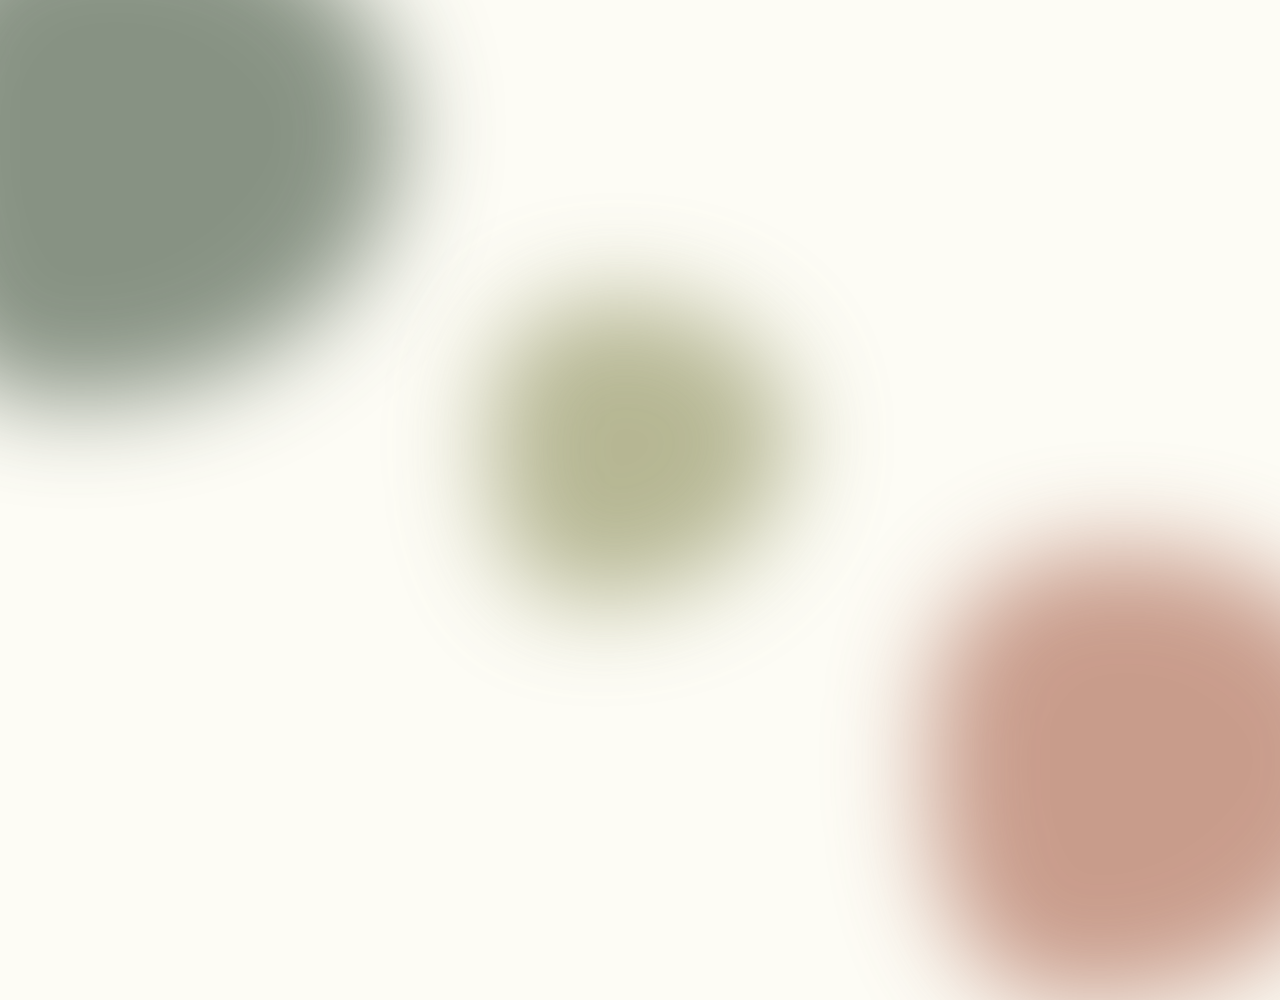
<file: index.html>
<!DOCTYPE html>
<html lang="id">
<head>
    <meta charset="UTF-8">
    <meta name="viewport" content="width=device-width, initial-scale=1.0">
    <title>Masuk - WriteYuk Community</title>
    <link rel="stylesheet" href="https://cdnjs.cloudflare.com/ajax/libs/font-awesome/6.4.0/css/all.min.css">
    <link href="https://fonts.googleapis.com/css2?family=Poppins:wght@300;400;500;600;700&display=swap" rel="stylesheet">
    
    <style>
        /* --- 1. RESET & VARIABLE (SAMA PERSIS REGISTER) --- */
        :root {
            --primary: #3A4D39;
            --accent: #A65D46;
            --cream: #FDFCF5;
            --glass: rgba(255, 255, 255, 0.7);
            --border: rgba(255, 255, 255, 0.4);
            --text: #2F3E32;
        }

        * { margin: 0; padding: 0; box-sizing: border-box; font-family: 'Poppins', sans-serif; }

        body {
            background-color: var(--cream);
            height: 100vh;
            display: flex; align-items: center; justify-content: center;
            overflow: hidden; position: relative;
        }

        /* --- 2. AURORA ANIMATION (VERSI GERAK LIAR) --- */
        .aurora-blob {
            position: absolute;
            border-radius: 40% 60% 70% 30% / 40% 50% 60% 50%;
            filter: blur(50px);
            z-index: -1;
            opacity: 0.6;
            animation: float 10s infinite alternate ease-in-out;
        }

        .blob-1 {
            width: 500px; height: 500px; background: #3A4D39;
            top: -100px; left: -100px; animation: moveOne 12s infinite alternate;
        }
        .blob-2 {
            width: 450px; height: 450px; background: #A65D46;
            bottom: -100px; right: -100px; animation: moveTwo 10s infinite alternate;
        }
        .blob-3 {
            width: 300px; height: 300px; background: #878953;
            top: 50%; left: 50%; transform: translate(-50%, -50%);
            animation: moveThree 15s infinite alternate;
        }

        @keyframes moveOne {
            0% { transform: translate(0, 0) rotate(0deg); }
            100% { transform: translate(100px, 100px) rotate(45deg); } 
        }
        @keyframes moveTwo {
            0% { transform: translate(0, 0) rotate(0deg); }
            100% { transform: translate(-120px, -100px) rotate(-30deg); } 
        }
        @keyframes moveThree {
            0% { transform: translate(-50%, -50%) scale(1); }
            33% { transform: translate(-30%, -70%) scale(1.2); }
            66% { transform: translate(-70%, -30%) scale(0.9); }
            100% { transform: translate(-50%, -50%) scale(1); }
        }

        /* --- 3. GLASS CARD LOGIN --- */
        .login-card {
            background: var(--glass);
            backdrop-filter: blur(15px); -webkit-backdrop-filter: blur(15px);
            width: 100%; max-width: 380px; /* Lebih ramping dikit dari register */
            padding: 40px 30px;
            border-radius: 24px;
            border: 1px solid var(--border);
            box-shadow: 0 20px 50px rgba(58, 77, 57, 0.15);
            text-align: center;
            transform: translateY(20px); opacity: 0;
            animation: slideUp 0.8s forwards;
        }

        @keyframes slideUp { to { transform: translateY(0); opacity: 1; } }

        /* --- 4. ELEMENT STYLING --- */
        .logo-badge {
            width: 80px; height: 80px;
            background: white; border-radius: 50%;
            display: flex; align-items: center; justify-content: center;
            margin: 0 auto 15px;
            box-shadow: 0 5px 15px rgba(0,0,0,0.05);
            font-size: 35px; color: var(--primary);
            animation: bounceLogo 3s infinite ease-in-out;
        }
        @keyframes bounceLogo { 0%, 100% { transform: translateY(0); } 50% { transform: translateY(-5px); } }

        h2 { color: var(--primary); font-weight: 700; margin-bottom: 5px; }
        p.subtitle { color: #666; font-size: 14px; margin-bottom: 30px; }

        .input-group { position: relative; margin-bottom: 20px; text-align: left; }
        
        .input-group input {
            width: 100%; padding: 14px 14px 14px 45px;
            border: 2px solid rgba(58, 77, 57, 0.2);
            border-radius: 12px;
            background: rgba(255,255,255,0.6);
            font-size: 14px; transition: 0.3s;
            outline: none; color: var(--text);
        }

        .input-group input:focus {
            background: white; border-color: var(--primary);
            box-shadow: 0 0 0 4px rgba(58, 77, 57, 0.1);
        }

        .input-group i {
            position: absolute; left: 16px; top: 50%;
            transform: translateY(-50%); color: #888; transition: 0.3s;
        }
        
        .input-group input:focus + i { color: var(--primary); }

        .toggle-eye { left: auto !important; right: 16px; cursor: pointer; }
        .toggle-eye:hover { color: var(--accent); }

        /* Button */
        .btn-login {
            width: 100%; padding: 14px;
            background: var(--primary); color: white;
            border: none; border-radius: 12px;
            font-weight: 600; cursor: pointer;
            transition: 0.3s; margin-top: 10px;
            display: flex; align-items: center; justify-content: center; gap: 8px;
        }
        .btn-login:hover {
            background: var(--accent);
            transform: translateY(-2px);
            box-shadow: 0 10px 20px rgba(166, 93, 70, 0.3);
        }
        .btn-login:disabled { background: #ccc; cursor: not-allowed; transform: none; }

        /* Toast */
        #toast {
            visibility: hidden; min-width: 250px;
            background-color: #333; color: #fff;
            text-align: center; border-radius: 50px; padding: 12px 24px;
            position: fixed; z-index: 1000; left: 50%; bottom: 30px;
            transform: translateX(-50%); font-size: 14px; 
            box-shadow: 0 5px 15px rgba(0,0,0,0.2);
            opacity: 0; transition: all 0.5s;
        }
        #toast.show { visibility: visible; opacity: 1; bottom: 50px; }
        #toast.success { background: var(--primary); }
        #toast.error { background: var(--accent); }

        /* Responsif HP */
        @media (max-width: 480px) {
            .login-card { width: 90%; padding: 30px 20px; }
            .blob-1, .blob-2 { width: 300px; height: 300px; } /* Kecilin blob di HP biar gak penuh */
        }
    </style>
</head>
<body>

    <div class="aurora-blob blob-1"></div>
    <div class="aurora-blob blob-2"></div>
    <div class="aurora-blob blob-3"></div>

    <div class="login-card">
        <div class="logo-badge">
            <i class="fas fa-feather-alt"></i>
        </div>
        <h2>Welcome Back!</h2>
        <p class="subtitle">Masuk untuk lanjut nulis bareng Writey.</p>

        <form onsubmit="handleLogin(event)">
            <div class="input-group">
                <input type="text" id="username" placeholder="Username Kamu" required autocomplete="off">
                <i class="fas fa-user"></i>
            </div>

            <div class="input-group">
                <input type="password" id="password" placeholder="Password Rahasia" required>
                <i class="fas fa-lock"></i>
                <i class="fas fa-eye toggle-eye" onclick="togglePass()"></i>
            </div>

            <button type="submit" class="btn-login" id="btnLogin">
                <span>Masuk Sekarang</span> <i class="fas fa-arrow-right"></i>
            </button>
        </form>

        <p style="margin-top: 25px; font-size: 13px; color: #666;">
            Belum gabung? <a href="register.html" style="color: var(--primary); font-weight: 700; text-decoration: none;">Daftar dulu</a>
        </p>
    </div>

    <div id="toast">Notifikasi</div>

    <script>
        // 0. Auto-Fill Username kalau habis daftar
        window.onload = function() {
            const storedUser = localStorage.getItem('storedUser');
            if(storedUser) {
                document.getElementById('username').value = storedUser;
            }
        }

        // 1. Toggle Password
        function togglePass() {
            const input = document.getElementById('password');
            const icon = document.querySelector('.toggle-eye');
            if (input.type === "password") {
                input.type = "text";
                icon.classList.replace("fa-eye", "fa-eye-slash");
            } else {
                input.type = "password";
                icon.classList.replace("fa-eye-slash", "fa-eye");
            }
        }

        // 2. Logic Login
        function handleLogin(e) {
            e.preventDefault();
            
            const userInput = document.getElementById('username').value;
            const passInput = document.getElementById('password').value;
            const btn = document.getElementById('btnLogin');
            
            // Ambil data asli dari register
            const realUser = localStorage.getItem('storedUser');
            const realPass = localStorage.getItem('storedPass');

            // Efek Loading
            btn.innerHTML = '<i class="fas fa-spinner fa-spin"></i> Mengecek...';
            btn.disabled = true;
            btn.style.opacity = '0.7';

            setTimeout(() => {
                // Skenario 1: Belum Daftar
                if (!realUser) {
                    showToast("Akun gak ketemu! Daftar dulu gih.", "error");
                    resetBtn();
                    return;
                }

                // Skenario 2: Password Benar (Atau Login pakai akun demo bebas)
                // Note: Logikanya 'passInput === realPass' ATAU kalau username sama. 
                // Biar gampang, kita cek password aja.
                if (passInput === realPass) {
                    showToast("Login Sukses! OTW Dashboard...", "success");
                    
                    // Simpan sesi login
                    localStorage.setItem('isLoggedIn', 'true');
                    localStorage.setItem('currentUser', userInput); // Simpan nama yg login

                    setTimeout(() => {
                        window.location.href = 'dashboard.html';
                    }, 1000);
                } else {
                    // Skenario 3: Password Salah
                    showToast("Password salah! Coba inget-inget lagi.", "error");
                    resetBtn();
                }
            }, 1200);
        }

        function resetBtn() {
            const btn = document.getElementById('btnLogin');
            btn.innerHTML = '<span>Masuk Sekarang</span> <i class="fas fa-arrow-right"></i>';
            btn.disabled = false;
            btn.style.opacity = '1';
        }

        function showToast(msg, type) {
            const toast = document.getElementById("toast");
            toast.innerText = msg;
            toast.className = "show " + type;
            setTimeout(() => toast.className = toast.className.replace("show", ""), 3000);
        }
    </script>
</body>
</html>
</file>
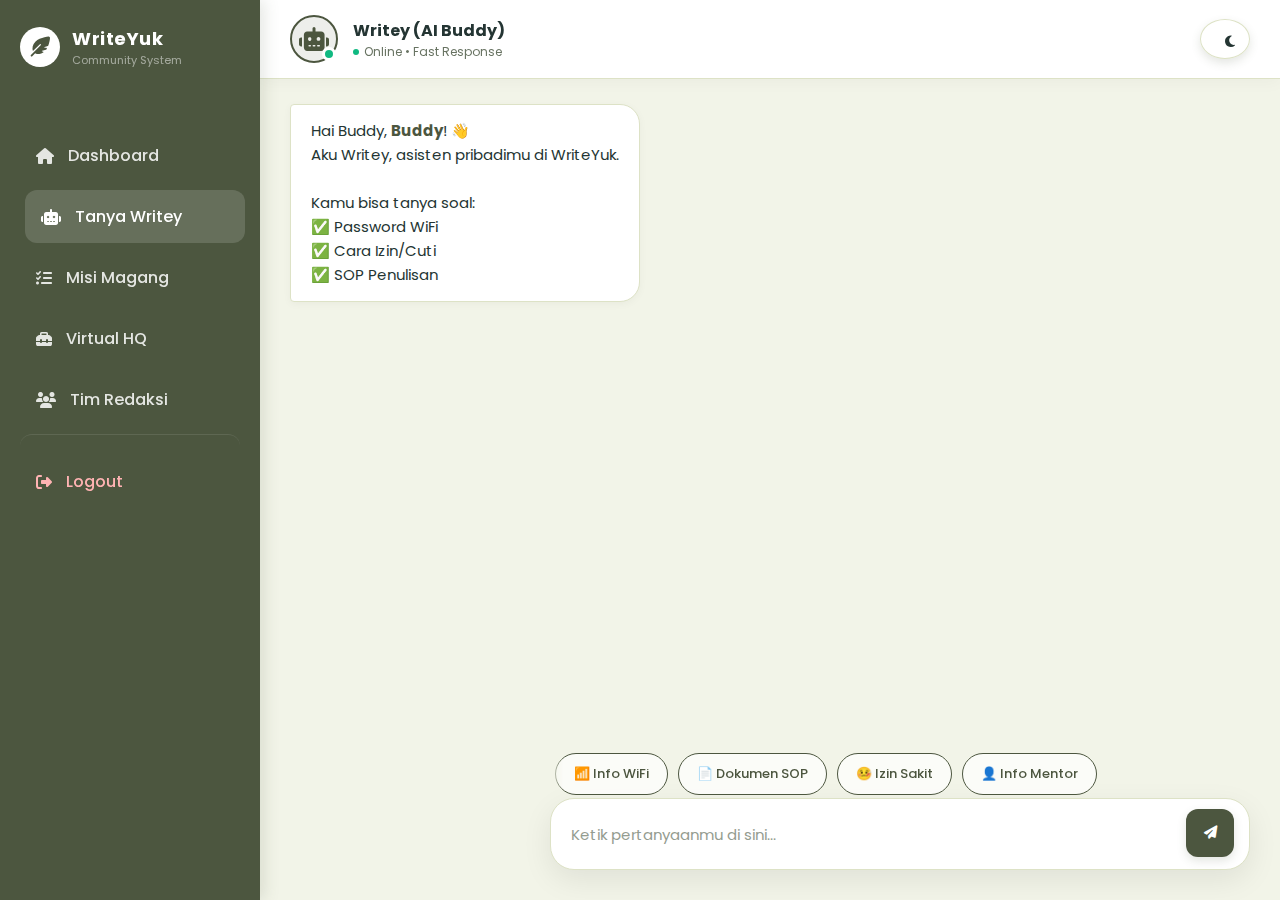
<file: chatbot.html>
<!DOCTYPE html>
<html lang="id">
<head>
    <meta charset="UTF-8">
    <meta name="viewport" content="width=device-width, initial-scale=1.0">
    <title>Tanya Writey - WriteYuk Community</title>
    <link rel="stylesheet" href="assets/css/style.css">
    <link rel="stylesheet" href="https://cdnjs.cloudflare.com/ajax/libs/font-awesome/6.4.0/css/all.min.css">
    
    <style>
        /* --- CSS KHUSUS CHATBOT --- */
        body { overflow: hidden; } /* Biar gak double scrollbar */

        .chat-layout {
            display: flex; flex-direction: column; height: 100vh;
            background-color: var(--bg-body); position: relative;
        }

        /* HEADER */
        .chat-header {
            padding: 15px 30px;
            background: var(--bg-card);
            border-bottom: 1px solid var(--border);
            display: flex; justify-content: space-between; align-items: center;
            box-shadow: 0 4px 15px rgba(0,0,0,0.03); z-index: 10;
        }
        .bot-info { display: flex; align-items: center; gap: 15px; }
        .bot-avatar {
            width: 48px; height: 48px;
            background: rgba(76, 86, 63, 0.1); border-radius: 50%;
            display: flex; align-items: center; justify-content: center;
            border: 2px solid var(--primary); position: relative;
        }
        .status-dot {
            width: 14px; height: 14px; background: #10b981;
            border-radius: 50%; position: absolute; bottom: 0; right: 0;
            border: 3px solid var(--bg-card); /* Border warna card biar nyatu */
        }

        /* CHAT BOX (AREA CHAT) */
        .chat-box {
            flex: 1; padding: 25px 30px 140px 30px; /* Padding bawah lega buat input */
            overflow-y: auto; display: flex; flex-direction: column; gap: 20px;
            scroll-behavior: smooth;
            
            /* BACKGROUND POLA HALUS (Gak Bikin Pusing) */
            background-color: var(--bg-body);
            background-image: radial-gradient(var(--primary) 0.5px, transparent 0.5px);
            background-size: 30px 30px; /* Jarak titik diperlebar */
            opacity: 1;
        }
        
        /* BUBBLE CHAT */
        .message {
            max-width: 75%; padding: 14px 20px; border-radius: 20px;
            font-size: 15px; line-height: 1.6; position: relative;
            box-shadow: 0 2px 8px rgba(0,0,0,0.04); 
            animation: slideUp 0.3s cubic-bezier(0.2, 0.8, 0.2, 1);
            word-wrap: break-word;
        }
        
        .message.bot {
            align-self: flex-start;
            background: var(--bg-card); color: var(--text-main);
            border-top-left-radius: 4px; border: 1px solid var(--border);
        }
        
        .message.user {
            align-self: flex-end;
            background: var(--primary); color: white;
            border-top-right-radius: 4px;
            box-shadow: 0 5px 15px var(--shadow);
        }

        /* SUGGESTION CHIPS (Saran Pertanyaan) */
        .suggestions-container {
            position: absolute; bottom: 100px; left: 290px; right: 30px;
            display: flex; gap: 10px; overflow-x: auto; padding: 5px;
            z-index: 5; scrollbar-width: none; mask-image: linear-gradient(to right, transparent, black 2%, black 98%, transparent);
        }
        .suggestions-container::-webkit-scrollbar { display: none; }
        
        .chip {
            background: rgba(255,255,255,0.7); backdrop-filter: blur(8px);
            padding: 10px 18px; border-radius: 50px;
            font-size: 13px; color: var(--primary); border: 1px solid var(--primary);
            cursor: pointer; white-space: nowrap; transition: 0.3s;
            font-weight: 500;
        }
        .chip:hover { background: var(--primary); color: white; transform: translateY(-3px); }

        /* INPUT AREA (TEXTAREA) */
        .input-area-wrapper {
            position: absolute; bottom: 30px; left: 290px; right: 30px;
            background: var(--bg-card);
            padding: 10px 15px; border-radius: 24px;
            box-shadow: 0 10px 30px rgba(0,0,0,0.08);
            border: 1px solid var(--border);
            display: flex; align-items: flex-end; gap: 12px;
            transition: 0.3s;
        }
        .input-area-wrapper:focus-within { border-color: var(--primary); box-shadow: 0 10px 40px rgba(58, 77, 57, 0.15); }
        
        #userInput {
            flex: 1; border: none !important; background: transparent !important;
            box-shadow: none !important; padding: 12px 5px; font-size: 15px;
            resize: none; height: 48px; max-height: 120px;
            font-family: 'Poppins', sans-serif; color: var(--text-main);
            overflow-y: hidden; /* Auto grow script nanti */
        }
        #userInput::placeholder { color: var(--text-muted); opacity: 0.7; }

        .btn-send {
            width: 48px; height: 48px; background: var(--primary);
            border-radius: 50%; color: white; border: none;
            display: flex; align-items: center; justify-content: center;
            cursor: pointer; transition: 0.3s; flex-shrink: 0;
            margin-bottom: 2px;
        }
        .btn-send:hover { transform: scale(1.1) rotate(-10deg); background: var(--accent); }
        
        /* Mobile Responsive */
        @media (max-width: 768px) {
            .input-area-wrapper, .suggestions-container { left: 20px; right: 20px; bottom: 20px; }
            .suggestions-container { bottom: 90px; }
            .sidebar { display: none; }
            .main-content { margin-left: 0; }
            .bot-info h3 { font-size: 14px; }
        }
    </style>
</head>
<body>

    <nav class="sidebar">
        <div style="display: flex; align-items: center; gap: 12px; margin-bottom: 30px;">
            <div style="width: 40px; height: 40px; background: white; border-radius: 50%; display: flex; align-items: center; justify-content: center;">
                <i class="fas fa-feather-alt" style="color: var(--primary); font-size: 20px;"></i>
            </div>
            <div>
                <h2 style="margin: 0; font-size: 18px; color: white;">WriteYuk</h2>
                <p style="margin: 0; font-size: 11px; opacity: 0.7;">Community System</p>
            </div>
        </div>
        
        <ul>
            <li><a href="dashboard.html"><i class="fas fa-home"></i> Dashboard</a></li>
            <li class="active"><a href="chatbot.html"><i class="fas fa-robot"></i> Tanya Writey</a></li>
            <li><a href="checklist.html"><i class="fas fa-tasks"></i> Misi Magang</a></li>
            <li><a href="map.html"><i class="fas fa-toolbox"></i> Virtual HQ</a></li>
            <li><a href="structure.html"><i class="fas fa-users"></i> Tim Redaksi</a></li>
            
            <li style="margin-top: auto; padding-top: 20px; border-top: 1px solid rgba(255,255,255,0.1);">
                <a href="index.html" style="color: #ffb3b3;"><i class="fas fa-sign-out-alt"></i> Logout</a>
            </li>
        </ul>
    </nav>

    <main class="main-content chat-layout">
        
        <div class="chat-header">
            <div class="bot-info">
                <a href="dashboard.html" class="back-btn" style="margin-right: 10px; display: none; color: var(--text-main);">
                    <i class="fas fa-arrow-left"></i>
                </a>
                
                <div class="bot-avatar">
                    <i class="fas fa-robot" style="font-size: 24px; color: var(--primary);"></i>
                    <div class="status-dot"></div>
                </div>
                <div>
                    <h3 style="margin: 0; font-size: 16px; color: var(--text-main);">Writey (AI Buddy)</h3>
                    <div style="display: flex; align-items: center; gap: 5px;">
                        <span style="width: 6px; height: 6px; background: #10b981; border-radius: 50%; display: inline-block;"></span>
                        <span style="font-size: 12px; color: var(--text-muted);">Online • Fast Response</span>
                    </div>
                </div>
            </div>
            
            <button onclick="toggleDarkMode()" style="background: transparent; border: 1px solid var(--border); width: 40px; height: 40px; border-radius: 50%; cursor: pointer; color: var(--text-main);">
                <i class="fas fa-moon"></i>
            </button>
        </div>

        <div class="chat-box" id="chatBox">
            <div class="message bot">
                Hai Buddy, <b id="userNameChat" style="color: var(--primary);">Writer</b>! 👋<br>
                Aku Writey, asisten pribadimu di WriteYuk.<br><br>
                Kamu bisa tanya soal:<br>
                ✅ Password  WiFi<br>
                ✅ Cara Izin/Cuti<br>
                ✅ SOP Penulisan
            </div>
        </div>

        <div class="suggestions-container">
            <div class="chip" onclick="sendQuickMessage('Password WiFi apa?')">📶 Info WiFi</div>
            <div class="chip" onclick="sendQuickMessage('Minta dokumen SOP dong')">📄 Dokumen SOP</div>
            <div class="chip" onclick="sendQuickMessage('Cara izin sakit gimana?')">🤒 Izin Sakit</div>
            <div class="chip" onclick="sendQuickMessage('Siapa mentor aku?')">👤 Info Mentor</div>
        </div>

        <div class="input-area-wrapper">
            <textarea id="userInput" placeholder="Ketik pertanyaanmu di sini..." rows="1" oninput="autoResize(this)"></textarea>
            <button class="btn-send" onclick="sendMessage()"><i class="fas fa-paper-plane"></i></button>
        </div>

    </main>

    <script>
        // 1. Load Username
        const userName = localStorage.getItem('currentUser') || 'Buddy';
        document.getElementById('userNameChat').innerText = userName;

        // 2. Auto Resize Textarea (Biar pas ngetik panjang dia melar ke atas)
        function autoResize(textarea) {
            textarea.style.height = 'auto';
            textarea.style.height = textarea.scrollHeight + 'px';
        }

        // 3. Fungsi Kirim Pesan Cepat (Chip)
        function sendQuickMessage(text) {
            document.getElementById('userInput').value = text;
            sendMessage();
        }

        // 4. Dark Mode Logic
        if (localStorage.getItem('theme') === 'dark') document.body.setAttribute('data-theme', 'dark');
        function toggleDarkMode() {
            const body = document.body;
            if (body.getAttribute('data-theme') === 'dark') {
                body.removeAttribute('data-theme');
                localStorage.setItem('theme', 'light');
            } else {
                body.setAttribute('data-theme', 'dark');
                localStorage.setItem('theme', 'dark');
            }
        }

        // 5. Responsive Back Button
        if (window.innerWidth <= 768) {
            document.querySelector('.back-btn').style.display = 'block';
        }

        /* --- INTEGRASI KE SCRIPT.JS (LOGIKA AI) --- */
        // Pastikan script.js kamu support function addBubble() yang handle animasi typing
        // Kita modifikasi dikit fungsi sendMessage di sini buat handle UI-nya dulu
    </script>
    
    <script src="assets/js/script.js"></script>

</body>
</html>
</file>
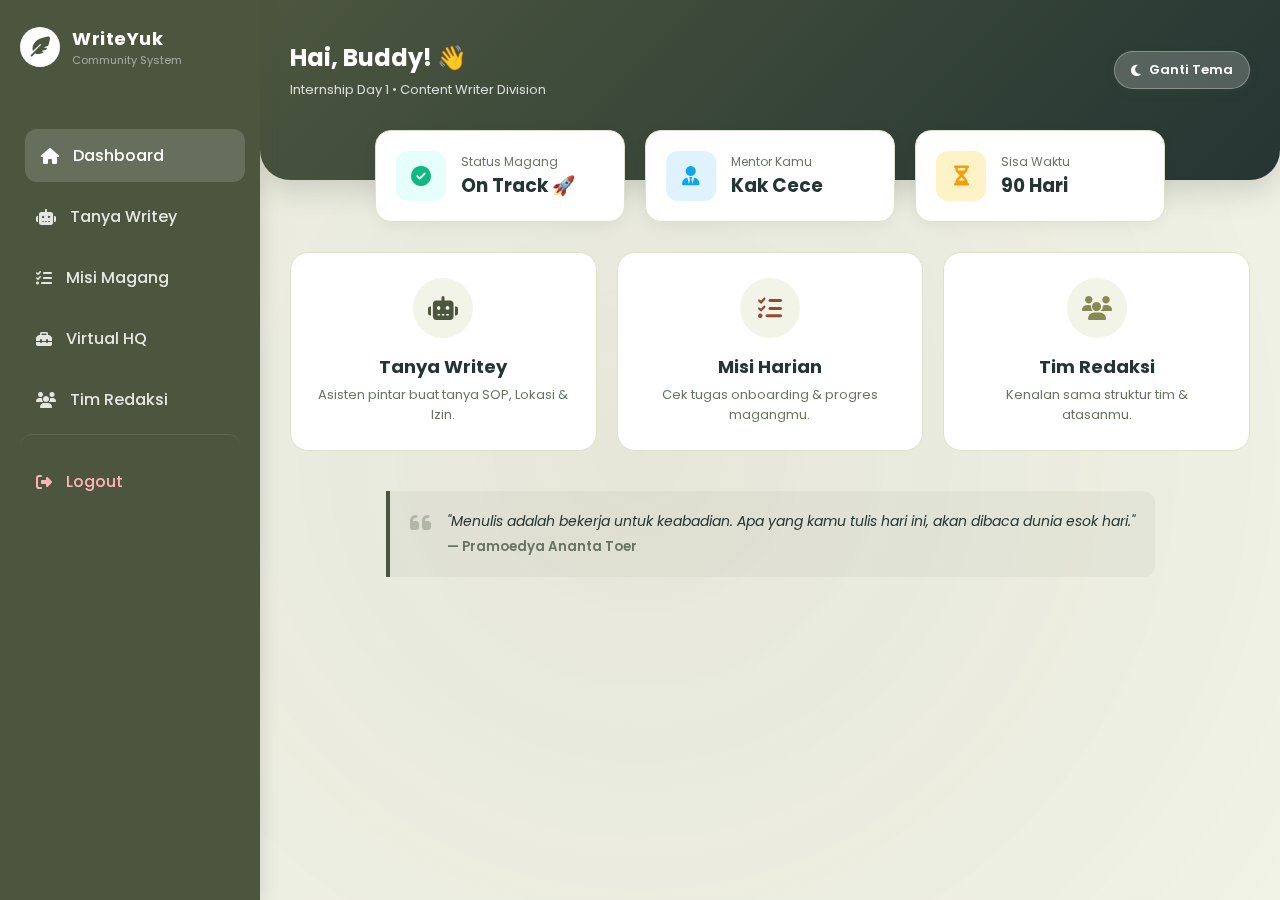
<file: dashboard.html>
<!DOCTYPE html>
<html lang="id">
<head>
    <meta charset="UTF-8">
    <meta name="viewport" content="width=device-width, initial-scale=1.0">
    <title>Dashboard - WriteYuk Community</title>
    <link rel="stylesheet" href="assets/css/style.css">
    <link rel="stylesheet" href="https://cdnjs.cloudflare.com/ajax/libs/font-awesome/6.4.0/css/all.min.css">
    
    <style>
        /* --- CSS KHUSUS DASHBOARD --- */

        /* 1. Header Dashboard dengan Gradasi */
        .dashboard-header {
            padding: 40px 30px 80px 30px; /* Padding bawah gede buat naruh kartu stats */
            background: linear-gradient(135deg, var(--primary), #243533); 
            color: white;
            border-bottom-left-radius: 30px;
            border-bottom-right-radius: 30px;
            box-shadow: 0 10px 30px rgba(58, 77, 57, 0.2);
            position: relative;
        }

        .header-content {
            max-width: 1000px; margin: 0 auto;
            display: flex; justify-content: space-between; align-items: center;
        }

        /* 2. Statistik Cards (Numpuk di atas Header) */
        .stats-container {
            max-width: 1000px; margin: -50px auto 30px auto; /* Naik ke atas header */
            padding: 0 20px;
            display: grid; grid-template-columns: repeat(auto-fit, minmax(250px, 1fr));
            gap: 20px; position: relative; z-index: 10;
        }

        .stat-card {
            background: var(--bg-card);
            border: 1px solid var(--border);
            border-radius: 16px; padding: 20px;
            display: flex; align-items: center; gap: 15px;
            box-shadow: 0 4px 15px rgba(0,0,0,0.05);
            transition: transform 0.3s;
        }
        .stat-card:hover { transform: translateY(-5px); border-color: var(--primary); }

        .stat-icon {
            width: 50px; height: 50px; border-radius: 12px;
            display: flex; align-items: center; justify-content: center;
            font-size: 20px;
        }

        /* 3. Menu Grid (Tombol Besar) */
        .menu-grid {
            max-width: 1000px; margin: 0 auto 40px auto; padding: 0 20px;
            display: grid; grid-template-columns: repeat(auto-fit, minmax(200px, 1fr));
            gap: 20px;
        }

        .action-card {
            background: var(--bg-card);
            border: 1px solid var(--border);
            border-radius: 18px; padding: 25px;
            text-align: center; cursor: pointer;
            transition: 0.3s;
            display: flex; flex-direction: column; align-items: center;
            height: 100%;
        }
        .action-card:hover {
            transform: translateY(-5px);
            background: linear-gradient(to bottom, var(--bg-card), #F2F4E8);
            border-color: var(--accent);
            box-shadow: 0 10px 25px rgba(0,0,0,0.08);
        }

        .action-icon {
            width: 60px; height: 60px; border-radius: 50%;
            background: var(--bg-body); color: var(--primary);
            display: flex; align-items: center; justify-content: center;
            font-size: 24px; margin-bottom: 15px;
            transition: 0.3s;
        }
        .action-card:hover .action-icon {
            background: var(--primary); color: white; transform: scale(1.1);
        }

        /* 4. Quote Box */
        .quote-box {
            max-width: 1000px; margin: 0 auto 20px auto;
            background: rgba(58, 77, 57, 0.05);
            border-left: 4px solid var(--primary);
            padding: 20px; border-radius: 0 12px 12px 0;
            display: flex; gap: 15px; align-items: flex-start;
        }

        /* 5. Mobile Sidebar Toggle */
        .mobile-menu-btn {
            display: none; font-size: 24px; cursor: pointer; color: white;
        }

        /* Responsif HP */
        @media (max-width: 768px) {
            .sidebar { transform: translateX(-100%); transition: 0.3s; }
            .sidebar.active { transform: translateX(0); }
            .main-content { margin-left: 0; }
            .mobile-menu-btn { display: block; }
            .header-content { flex-direction: column; align-items: flex-start; gap: 15px; }
            .menu-grid { grid-template-columns: 1fr; } /* Menu jadi 1 kolom di HP biar gede */
            
            /* Overlay Hitam saat sidebar buka */
            .overlay {
                display: none; position: fixed; top: 0; left: 0;
                width: 100%; height: 100%; background: rgba(0,0,0,0.5); z-index: 99;
            }
            .overlay.active { display: block; }
        }
    </style>
</head>
<body>

    <div class="overlay" onclick="toggleSidebar()"></div>

    <nav class="sidebar" id="sidebar">
        <div style="display: flex; align-items: center; gap: 12px; margin-bottom: 30px;">
            <div style="width: 40px; height: 40px; background: white; border-radius: 50%; display: flex; align-items: center; justify-content: center;">
                <i class="fas fa-feather-alt" style="color: var(--primary); font-size: 20px;"></i>
            </div>
            <div>
                <h2 style="margin: 0; font-size: 18px; color: white;">WriteYuk</h2>
                <p style="margin: 0; font-size: 11px; opacity: 0.7;">Community System</p>
            </div>
        </div>
        
        <ul>
            <li class="active"><a href="dashboard.html"><i class="fas fa-home"></i> Dashboard</a></li>
            <li><a href="chatbot.html"><i class="fas fa-robot"></i> Tanya Writey</a></li>
            <li><a href="checklist.html"><i class="fas fa-tasks"></i> Misi Magang</a></li>
            <li><a href="map.html"><i class="fas fa-toolbox"></i> Virtual HQ</a></li>
            <li><a href="structure.html"><i class="fas fa-users"></i> Tim Redaksi</a></li>
            
            <li style="margin-top: auto; padding-top: 20px; border-top: 1px solid rgba(255,255,255,0.1);">
                <a href="index.html" onclick="logout()" style="color: #ffb3b3;"><i class="fas fa-sign-out-alt"></i> Logout</a>
            </li>
        </ul>
    </nav>

    <main class="main-content">
        
        <div class="dashboard-header">
            <div class="header-content">
                <div style="display: flex; align-items: center; gap: 15px;">
                    <i class="fas fa-bars mobile-menu-btn" onclick="toggleSidebar()"></i>
                    <div>
                        <h1 style="font-size: 24px; margin: 0;">Hai, <span id="userNameDisplay">Buddy</span>! 👋</h1>
                        <p style="opacity: 0.8; font-size: 13px; margin: 5px 0 0 0;">
                            Internship Day 1 • Content Writer Division
                        </p>
                    </div>
                </div>
                
                <button onclick="toggleDarkMode()" style="background: rgba(255,255,255,0.2); border: 1px solid rgba(255,255,255,0.3); color: white; padding: 8px 16px; border-radius: 20px; cursor: pointer; font-size: 13px; display: flex; align-items: center; gap: 8px;">
                    <i class="fas fa-moon"></i> Ganti Tema
                </button>
            </div>
        </div>

        <div class="stats-container">
            <div class="stat-card">
                <div class="stat-icon" style="background: #e6fffa; color: #10b981;">
                    <i class="fas fa-check-circle"></i>
                </div>
                <div>
                    <p style="margin: 0; font-size: 12px; color: var(--text-muted);">Status Magang</p>
                    <h3 style="margin: 0; color: var(--text-main);">On Track 🚀</h3>
                </div>
            </div>

            <div class="stat-card">
                <div class="stat-icon" style="background: #e0f2fe; color: #0ea5e9;">
                    <i class="fas fa-user-tie"></i>
                </div>
                <div>
                    <p style="margin: 0; font-size: 12px; color: var(--text-muted);">Mentor Kamu</p>
                    <h3 style="margin: 0; color: var(--text-main);">Kak Cece</h3>
                </div>
            </div>

            <div class="stat-card">
                <div class="stat-icon" style="background: #fef3c7; color: #f59e0b;">
                    <i class="fas fa-hourglass-half"></i>
                </div>
                <div>
                    <p style="margin: 0; font-size: 12px; color: var(--text-muted);">Sisa Waktu</p>
                    <h3 style="margin: 0; color: var(--text-main);">90 Hari</h3>
                </div>
            </div>
        </div>

        <div class="menu-grid">
            <a href="chatbot.html" style="text-decoration: none; color: inherit;">
                <div class="action-card">
                    <div class="action-icon"><i class="fas fa-robot"></i></div>
                    <h3 style="margin: 0 0 5px 0; font-size: 18px;">Tanya Writey</h3>
                    <p style="font-size: 13px; color: var(--text-muted); margin: 0;">
                        Asisten pintar buat tanya SOP, Lokasi & Izin.
                    </p>
                </div>
            </a>

            <a href="checklist.html" style="text-decoration: none; color: inherit;">
                <div class="action-card">
                    <div class="action-icon" style="color: var(--accent);"><i class="fas fa-tasks"></i></div>
                    <h3 style="margin: 0 0 5px 0; font-size: 18px;">Misi Harian</h3>
                    <p style="font-size: 13px; color: var(--text-muted); margin: 0;">
                        Cek tugas onboarding & progres magangmu.
                    </p>
                </div>
            </a>

            <a href="structure.html" style="text-decoration: none; color: inherit;">
                <div class="action-card">
                    <div class="action-icon" style="color: #878953;"><i class="fas fa-users"></i></div>
                    <h3 style="margin: 0 0 5px 0; font-size: 18px;">Tim Redaksi</h3>
                    <p style="font-size: 13px; color: var(--text-muted); margin: 0;">
                        Kenalan sama struktur tim & atasanmu.
                    </p>
                </div>
            </a>
        </div>

        <div class="quote-box">
            <i class="fas fa-quote-left" style="font-size: 24px; color: var(--primary); opacity: 0.3;"></i>
            <div>
                <p style="margin: 0; font-style: italic; font-size: 14px; color: var(--text-main);">
                    "Menulis adalah bekerja untuk keabadian. Apa yang kamu tulis hari ini, akan dibaca dunia esok hari."
                </p>
                <small style="display: block; margin-top: 5px; color: var(--text-muted); font-weight: 600;">— Pramoedya Ananta Toer</small>
            </div>
        </div>

    </main>

    <script>
        // 1. Tampilkan Nama User dari Login
        window.onload = function() {
            const user = localStorage.getItem('currentUser'); // Ambil nama yg login tadi
            if (user) {
                document.getElementById('userNameDisplay').innerText = user;
            }
        };

        // 2. Logic Sidebar Mobile
        function toggleSidebar() {
            const sidebar = document.getElementById('sidebar');
            const overlay = document.querySelector('.overlay');
            sidebar.classList.toggle('active');
            overlay.classList.toggle('active');
        }

        // 3. Logic Dark Mode
        function toggleDarkMode() {
            const body = document.body;
            if (body.getAttribute('data-theme') === 'dark') {
                body.removeAttribute('data-theme');
                localStorage.setItem('theme', 'light');
            } else {
                body.setAttribute('data-theme', 'dark');
                localStorage.setItem('theme', 'dark');
            }
        }

        // Cek Tema Tersimpan saat loading
        if (localStorage.getItem('theme') === 'dark') {
            document.body.setAttribute('data-theme', 'dark');
        }

        // 4. Logout
        function logout() {
            localStorage.removeItem('isLoggedIn');
            localStorage.removeItem('currentUser');
        }
    </script>
</body>
</html>
</file>
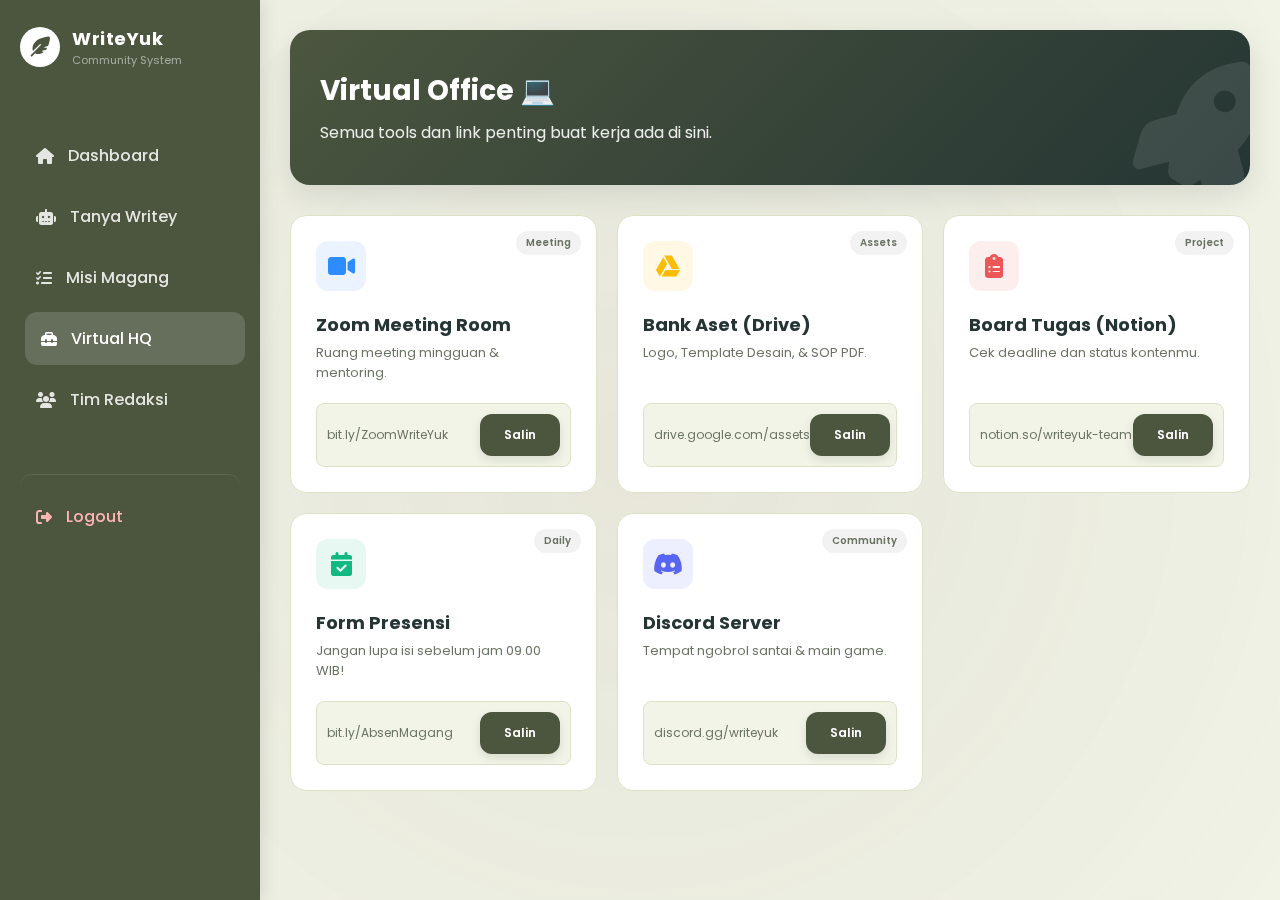
<file: map.html>
<!DOCTYPE html>
<html lang="id">
<head>
    <meta charset="UTF-8">
    <meta name="viewport" content="width=device-width, initial-scale=1.0">
    <title>Virtual HQ - WriteYuk Community</title>
    <link rel="stylesheet" href="assets/css/style.css">
    <link rel="stylesheet" href="https://cdnjs.cloudflare.com/ajax/libs/font-awesome/6.4.0/css/all.min.css">
    
    <style>
        /* CSS KHUSUS VIRTUAL OFFICE */
        .header-section {
            background: linear-gradient(135deg, var(--primary), #243533);
            padding: 40px 30px; border-radius: 20px; color: white;
            position: relative; overflow: hidden; margin-bottom: 30px;
            box-shadow: 0 10px 30px rgba(0,0,0,0.1);
        }
        .header-bg-icon {
            position: absolute; right: -20px; bottom: -30px;
            font-size: 140px; opacity: 0.1; transform: rotate(-15deg); color: white;
        }

        .tools-grid {
            display: grid; grid-template-columns: repeat(auto-fit, minmax(280px, 1fr));
            gap: 20px; padding-bottom: 50px;
        }

        /* CARD STYLE */
        .tool-card {
            background: var(--bg-card); border-radius: 16px; padding: 25px;
            border: 1px solid var(--border); position: relative;
            transition: 0.3s; cursor: pointer; overflow: hidden;
            display: flex; flex-direction: column; justify-content: space-between;
            height: 100%;
        }
        .tool-card:hover {
            transform: translateY(-5px); border-color: var(--primary);
            box-shadow: 0 15px 30px rgba(0,0,0,0.08);
        }

        .tool-icon {
            width: 50px; height: 50px; border-radius: 12px;
            display: flex; align-items: center; justify-content: center;
            font-size: 24px; margin-bottom: 20px;
        }

        .tool-link {
            margin-top: 20px; padding: 10px; border-radius: 8px;
            background: var(--bg-body); color: var(--text-muted);
            font-size: 12px; display: flex; align-items: center; justify-content: space-between;
            border: 1px solid var(--border);
        }
        .copy-btn {
            background: none; border: none; color: var(--accent);
            cursor: pointer; font-weight: bold; font-size: 12px;
        }
        .copy-btn:hover { text-decoration: underline; }

        /* Badge Kategori */
        .category-badge {
            position: absolute; top: 15px; right: 15px;
            font-size: 10px; padding: 4px 10px; border-radius: 20px;
            background: rgba(0,0,0,0.05); color: var(--text-muted); font-weight: 600;
        }

        /* Notifikasi Copy */
        #copyToast {
            position: fixed; bottom: 30px; left: 50%; transform: translateX(-50%);
            background: #333; color: white; padding: 10px 20px; border-radius: 30px;
            font-size: 13px; opacity: 0; pointer-events: none; transition: 0.3s; z-index: 100;
        }
        #copyToast.show { opacity: 1; bottom: 50px; }
    </style>
</head>
<body>

     <div class="overlay" onclick="toggleSidebar()"></div>

    <nav class="sidebar" id="sidebar">
        <div style="display: flex; align-items: center; gap: 12px; margin-bottom: 30px;">
            <div style="width: 40px; height: 40px; background: white; border-radius: 50%; display: flex; align-items: center; justify-content: center;">
                <i class="fas fa-feather-alt" style="color: var(--primary); font-size: 20px;"></i>
            </div>
            <div>
                <h2 style="margin: 0; font-size: 18px; color: white;">WriteYuk</h2>
                <p style="margin: 0; font-size: 11px; opacity: 0.7;">Community System</p>
            </div>
        </div>
        <ul>
            <li><a href="dashboard.html"><i class="fas fa-home"></i> Dashboard</a></li>
            <li><a href="chatbot.html"><i class="fas fa-robot"></i> Tanya Writey</a></li>
            <li><a href="checklist.html"><i class="fas fa-tasks"></i> Misi Magang</a></li>
            <li class="active"><a href="map.html"><i class="fas fa-toolbox"></i> Virtual HQ</a></li>
            <li><a href="structure.html"><i class="fas fa-users"></i> Tim Redaksi</a></li>
            <li style="margin-top: 40px; border-top: 1px solid rgba(255,255,255,0.1); padding-top: 15px;">
                <a href="index.html" style="color: #ffb3b3;"><i class="fas fa-sign-out-alt"></i> Logout</a>
            </li>
        </ul>
    </nav>

    <main class="main-content" style="padding: 30px;">
        
        <div class="header-section">
            <i class="fas fa-rocket header-bg-icon"></i>
            <h1 style="margin: 0; font-size: 28px;">Virtual Office 💻</h1>
            <p style="margin: 8px 0 0 0; opacity: 0.9;">Semua tools dan link penting buat kerja ada di sini.</p>
        </div>

        <div class="tools-grid">
            
            <div class="tool-card">
                <span class="category-badge">Meeting</span>
                <div>
                    <div class="tool-icon" style="background: rgba(45, 140, 255, 0.1); color: #2D8CFF;">
                        <i class="fas fa-video"></i>
                    </div>
                    <h3 style="margin: 0; font-size: 18px; color: var(--text-main);">Zoom Meeting Room</h3>
                    <p style="font-size: 13px; color: var(--text-muted); margin-top: 5px;">
                        Ruang meeting mingguan & mentoring.
                    </p>
                </div>
                <div class="tool-link">
                    <span>bit.ly/ZoomWriteYuk</span>
                    <button class="copy-btn" onclick="copyText('bit.ly/ZoomWriteYuk')">Salin</button>
                </div>
            </div>

            <div class="tool-card">
                <span class="category-badge">Assets</span>
                <div>
                    <div class="tool-icon" style="background: rgba(255, 187, 0, 0.1); color: #fbbc04;">
                        <i class="fab fa-google-drive"></i>
                    </div>
                    <h3 style="margin: 0; font-size: 18px; color: var(--text-main);">Bank Aset (Drive)</h3>
                    <p style="font-size: 13px; color: var(--text-muted); margin-top: 5px;">
                        Logo, Template Desain, & SOP PDF.
                    </p>
                </div>
                <div class="tool-link">
                    <span>drive.google.com/assets</span>
                    <button class="copy-btn" onclick="copyText('drive.google.com/assets')">Salin</button>
                </div>
            </div>

            <div class="tool-card">
                <span class="category-badge">Project</span>
                <div>
                    <div class="tool-icon" style="background: rgba(235, 87, 87, 0.1); color: #EB5757;">
                        <i class="fas fa-clipboard-list"></i>
                    </div>
                    <h3 style="margin: 0; font-size: 18px; color: var(--text-main);">Board Tugas (Notion)</h3>
                    <p style="font-size: 13px; color: var(--text-muted); margin-top: 5px;">
                        Cek deadline dan status kontenmu.
                    </p>
                </div>
                <div class="tool-link">
                    <span>notion.so/writeyuk-team</span>
                    <button class="copy-btn" onclick="copyText('notion.so/writeyuk-team')">Salin</button>
                </div>
            </div>

            <div class="tool-card">
                <span class="category-badge">Daily</span>
                <div>
                    <div class="tool-icon" style="background: rgba(16, 185, 129, 0.1); color: #10b981;">
                        <i class="fas fa-calendar-check"></i>
                    </div>
                    <h3 style="margin: 0; font-size: 18px; color: var(--text-main);">Form Presensi</h3>
                    <p style="font-size: 13px; color: var(--text-muted); margin-top: 5px;">
                        Jangan lupa isi sebelum jam 09.00 WIB!
                    </p>
                </div>
                <div class="tool-link">
                    <span>bit.ly/AbsenMagang</span>
                    <button class="copy-btn" onclick="copyText('bit.ly/AbsenMagang')">Salin</button>
                </div>
            </div>

            <div class="tool-card">
                <span class="category-badge">Community</span>
                <div>
                    <div class="tool-icon" style="background: rgba(88, 101, 242, 0.1); color: #5865F2;">
                        <i class="fab fa-discord"></i>
                    </div>
                    <h3 style="margin: 0; font-size: 18px; color: var(--text-main);">Discord Server</h3>
                    <p style="font-size: 13px; color: var(--text-muted); margin-top: 5px;">
                        Tempat ngobrol santai & main game.
                    </p>
                </div>
                <div class="tool-link">
                    <span>discord.gg/writeyuk</span>
                    <button class="copy-btn" onclick="copyText('discord.gg/writeyuk')">Salin</button>
                </div>
            </div>

        </div>
    </main>

    <div id="copyToast"><i class="fas fa-check"></i> Link berhasil disalin!</div>

    <script>
        // Fitur Copy Link
        function copyText(text) {
            navigator.clipboard.writeText(text).then(() => {
                const toast = document.getElementById("copyToast");
                toast.classList.add("show");
                setTimeout(() => toast.classList.remove("show"), 2000);
            });
        }

        // Dark Mode Check
        const savedTheme = localStorage.getItem('theme');
        if (savedTheme === 'dark') document.body.setAttribute('data-theme', 'dark');
    </script>
</body>
</html>
</file>
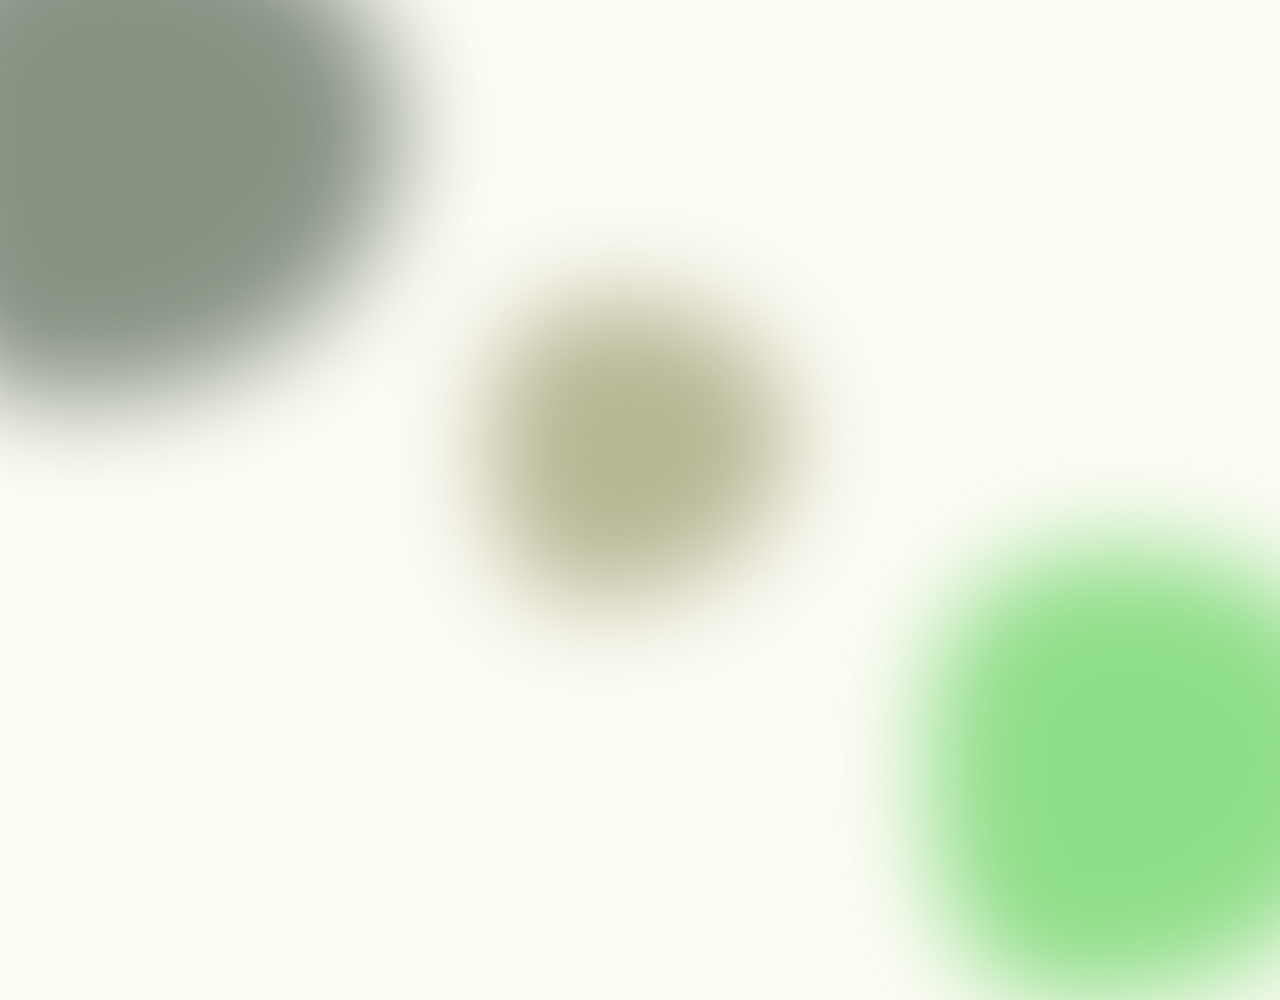
<file: register.html>
<!DOCTYPE html>
<html lang="id">
<head>
    <meta charset="UTF-8">
    <meta name="viewport" content="width=device-width, initial-scale=1.0">
    <title>Gabung Komunitas - WriteYuk</title>
    <link rel="stylesheet" href="https://cdnjs.cloudflare.com/ajax/libs/font-awesome/6.4.0/css/all.min.css">
    <link href="https://fonts.googleapis.com/css2?family=Poppins:wght@300;400;500;600;700&display=swap" rel="stylesheet">
    
    <style>
        /* --- 1. RESET & VARIABLE --- */
        :root {
            --primary: #3A4D39;
            --accent: #A65D46;
            --cream: #FDFCF5;
            --glass: rgba(255, 255, 255, 0.7);
            --border: rgba(255, 255, 255, 0.4);
            --text: #2F3E32;
        }

        * { margin: 0; padding: 0; box-sizing: border-box; font-family: 'Poppins', sans-serif; }

        body {
            background-color: var(--cream);
            height: 100vh;
            display: flex; align-items: center; justify-content: center;
            overflow: hidden; position: relative;
        }
/* --- 2. AURORA ANIMATION (YANG LEBIH HIDUP) --- */
        .aurora-blob {
            position: absolute;
            /* Bentuknya gak bulat sempurna biar kayak cairan */
            border-radius: 40% 60% 70% 30% / 40% 50% 60% 50%; 
            filter: blur(50px); /* Blur dikurangin dikit biar warnanya lebih nonjok */
            z-index: -1;
            opacity: 0.6;
            animation: float 10s infinite alternate ease-in-out;
        }

        /* Blob 1: Hijau (Kiri Atas -> Gerak ke Tengah) */
        .blob-1 {
            width: 500px; height: 500px;
            background: #3A4D39;
            top: -100px; left: -100px;
            animation-name: moveOne;
            animation-duration: 12s;
        }

        /* Blob 2: Terracotta (Kanan Bawah -> Gerak Naik) */
        .blob-2 {
            width: 450px; height: 450px;
            background: #45ca3f;
            bottom: -100px; right: -100px;
            animation-name: moveTwo;
            animation-duration: 10s;
        }

        /* Blob 3: Hijau Muda (Nyelip di Tengah) */
        .blob-3 {
            width: 300px; height: 300px;
            background: #878953;
            top: 50%; left: 50%;
            transform: translate(-50%, -50%);
            animation-name: moveThree;
            animation-duration: 15s;
        }

        /* --- DEFINISI GERAKAN (KEYFRAMES) --- */
        /* Gerakan Blob 1: Maju Mundur Cantik */
        @keyframes moveOne {
            0% { transform: translate(0, 0) rotate(0deg); }
            100% { transform: translate(100px, 100px) rotate(45deg); } 
        }

        /* Gerakan Blob 2: Naik ke atas */
        @keyframes moveTwo {
            0% { transform: translate(0, 0) rotate(0deg); }
            100% { transform: translate(-120px, -100px) rotate(-30deg); } 
        }

        /* Gerakan Blob 3: Muter-muter di tengah */
        @keyframes moveThree {
            0% { transform: translate(-50%, -50%) scale(1); }
            33% { transform: translate(-30%, -70%) scale(1.2); }
            66% { transform: translate(-70%, -30%) scale(0.9); }
            100% { transform: translate(-50%, -50%) scale(1); }
        }

        /* --- 3. GLASS CARD (Kartu Kaca) --- */
        .register-card {
            background: var(--glass);
            backdrop-filter: blur(15px); /* Efek Kaca Buram */
            -webkit-backdrop-filter: blur(15px);
            width: 100%; max-width: 400px;
            padding: 40px 30px;
            border-radius: 24px;
            border: 1px solid var(--border);
            box-shadow: 0 20px 50px rgba(58, 77, 57, 0.15);
            text-align: center;
            transform: translateY(20px);
            opacity: 0;
            animation: slideUp 0.8s forwards;
        }

        @keyframes slideUp { to { transform: translateY(0); opacity: 1; } }

        /* --- 4. ELEMENT STYLING --- */
        .logo-badge {
            width: 70px; height: 70px;
            background: white; border-radius: 50%;
            display: flex; align-items: center; justify-content: center;
            margin: 0 auto 15px;
            box-shadow: 0 5px 15px rgba(0,0,0,0.05);
            font-size: 30px; color: var(--primary);
        }

        h2 { color: var(--primary); font-weight: 700; margin-bottom: 5px; }
        p.subtitle { color: #666; font-size: 14px; margin-bottom: 30px; }

        .input-group { position: relative; margin-bottom: 20px; text-align: left; }
        
        .input-group input {
            width: 100%; padding: 14px 14px 14px 45px;
            border: 2px solid rgba(58, 77, 57, 0.2);
            border-radius: 12px;
            background: rgba(255,255,255,0.6);
            font-size: 14px; transition: 0.3s;
            outline: none; color: var(--text);
        }

        .input-group input:focus {
            background: white; border-color: var(--primary);
            box-shadow: 0 0 0 4px rgba(58, 77, 57, 0.1);
        }

        .input-group i {
            position: absolute; left: 16px; top: 50%;
            transform: translateY(-50%);
            color: #888; transition: 0.3s;
        }
        
        .input-group input:focus + i { color: var(--primary); }

        .toggle-eye {
            left: auto !important; right: 16px; cursor: pointer;
        }
        .toggle-eye:hover { color: var(--accent); }

        /* Button */
        .btn-submit {
            width: 100%; padding: 14px;
            background: var(--primary); color: white;
            border: none; border-radius: 12px;
            font-weight: 600; cursor: pointer;
            transition: 0.3s; margin-top: 10px;
        }
        .btn-submit:hover {
            background: var(--accent);
            transform: translateY(-2px);
            box-shadow: 0 10px 20px rgba(166, 93, 70, 0.3);
        }

        /* Password Strength Bar */
        .strength-container {
            height: 4px; background: #ddd; margin: -10px 0 20px;
            border-radius: 2px; overflow: hidden; display: none;
        }
        .strength-fill { height: 100%; width: 0%; transition: 0.3s; }

        /* Toast Notification */
        #toast {
            visibility: hidden; min-width: 250px;
            background-color: #333; color: #fff;
            text-align: center; border-radius: 50px; padding: 12px 24px;
            position: fixed; z-index: 1000; left: 50%; bottom: 30px;
            transform: translateX(-50%);
            font-size: 14px; box-shadow: 0 5px 15px rgba(0,0,0,0.2);
            opacity: 0; transition: all 0.5s;
        }
        #toast.show { visibility: visible; opacity: 1; bottom: 50px; }
        #toast.success { background: var(--primary); }
        #toast.error { background: var(--accent); }
    </style>
</head>
<body>

    <div class="aurora-blob blob-1"></div>
    <div class="aurora-blob blob-2"></div>
    <div class="aurora-blob blob-3"></div>

    <div class="register-card">
        <div class="logo-badge">
            <i class="fas fa-feather-alt"></i>
        </div>
        <h2>Join WriteYuk</h2>
        <p class="subtitle">Mulai nulis dan bangun portofoliomu.</p>

        <form onsubmit="handleRegister(event)">
            <div class="input-group">
                <input type="text" id="regUser" placeholder="Username Kamu" required autocomplete="off">
                <i class="fas fa-user"></i>
            </div>

            <div class="input-group">
                <input type="password" id="regPass" placeholder="Bikin Password" required oninput="checkStrength()">
                <i class="fas fa-lock"></i>
                <i class="fas fa-eye toggle-eye" onclick="togglePass('regPass', this)"></i>
            </div>

            <div class="strength-container" id="strengthBox">
                <div class="strength-fill" id="strengthBar"></div>
            </div>

            <div class="input-group">
                <input type="password" id="regPassConfirm" placeholder="Ulangi Password" required>
                <i class="fas fa-check-circle"></i>
            </div>

            <button type="submit" class="btn-submit" id="btnReg">
                Daftar Sekarang 🚀
            </button>
        </form>

        <p style="margin-top: 25px; font-size: 13px; color: #666;">
            Udah punya akun? <a href="index.html" style="color: var(--primary); font-weight: 700; text-decoration: none;">Login aja</a>
        </p>
    </div>

    <div id="toast">Notifikasi</div>

    <script>
        // 1. Logic Toggle Mata Password
        function togglePass(id, icon) {
            const input = document.getElementById(id);
            if (input.type === "password") {
                input.type = "text";
                icon.classList.replace("fa-eye", "fa-eye-slash");
            } else {
                input.type = "password";
                icon.classList.replace("fa-eye-slash", "fa-eye");
            }
        }

        // 2. Logic Strength Meter (Hijau-Kuning-Merah)
        function checkStrength() {
            const val = document.getElementById('regPass').value;
            const box = document.getElementById('strengthBox');
            const bar = document.getElementById('strengthBar');
            
            if(val.length > 0) box.style.display = 'block';
            else box.style.display = 'none';

            if (val.length < 4) {
                bar.style.width = '30%'; bar.style.background = '#e74c3c'; // Merah
            } else if (val.length < 8) {
                bar.style.width = '60%'; bar.style.background = '#f1c40f'; // Kuning
            } else {
                bar.style.width = '100%'; bar.style.background = '#2ecc71'; // Hijau
            }
        }

        // 3. Logic Register Simpan ke LocalStorage
        function handleRegister(e) {
            e.preventDefault();
            
            const user = document.getElementById('regUser').value;
            const pass = document.getElementById('regPass').value;
            const conf = document.getElementById('regPassConfirm').value;
            const btn = document.getElementById('btnReg');

            // Validasi
            if (pass !== conf) {
                showToast("Password gak sama nih, cek lagi ya!", "error");
                return;
            }

            // Animasi Loading
            btn.innerHTML = '<i class="fas fa-spinner fa-spin"></i> Menyimpan...';
            btn.style.opacity = "0.8";

            setTimeout(() => {
                // Simpan Data
                localStorage.setItem('storedUser', user);
                localStorage.setItem('storedPass', pass);
                
                showToast("Yeay! Berhasil Gabung. OTW Login...", "success");

                setTimeout(() => {
                    window.location.href = 'index.html'; // Redirect ke Login
                }, 1500);
            }, 1200);
        }

        function showToast(msg, type) {
            const toast = document.getElementById("toast");
            toast.innerText = msg;
            toast.className = "show " + type;
            setTimeout(() => toast.className = toast.className.replace("show", ""), 3000);
        }
    </script>
</body>
</html>
</file>
<file: assets/css/style.css>
/* --- FILE: assets/css/style.css (VERSI FINAL - CLEAN & ESTETIK) --- */

/* 1. IMPORT FONT PREMIUM (Google Fonts) */
@import url('https://fonts.googleapis.com/css2?family=Poppins:wght@300;400;500;600;700&display=swap');

/* 2. DEFINISI VARIABEL WARNA (PALET WRITEYUK) */
:root {
    /* --- TEMA TERANG (EARTH TONE) --- */
    --primary: #4C563F;       /* Olive Green (Warna Utama - Sidebar/Header) */
    --accent: #964734;        /* Terracotta (Warna Aksen - Tombol/Hover) */
    --secondary-cream: #878953; /* Creamy Olive (Variasi Aksen) */
    
    --bg-body: #F2F4E8;       /* Cream Terang (Background Halaman - BUKAN PUTIH) */
    --bg-card: #FFFFFF;       /* Putih Bersih (Kartu/Chat Box biar kontras sama cream) */
    
    --text-main: #243533;     /* Charcoal Green (Teks Utama - Gak hitam pekat biar lembut) */
    --text-muted: #687362;    /* Abu Hijau (Teks Keterangan) */
    
    --border: #DDE2C6;        /* Garis Cream Hijau (Pemisah) */
    --shadow: rgba(76, 86, 63, 0.15); /* Bayangan Halus Kehijauan */
    --glass: rgba(255, 255, 255, 0.8); /* Efek Kaca */
}

/* --- TEMA GELAP (EARTHY DARK) --- */
[data-theme="dark"] {
    --primary: #2C362B;       /* Olive Gelap (Sidebar) */
    --accent: #B85C46;        /* Terracotta Terang (Biar kebaca di gelap) */
    
    --bg-body: #1A2220;       /* Hitam Kehijauan (Background) */
    --bg-card: #24302C;       /* Abu Hijau Gelap (Kartu) */
    
    --text-main: #F2F4E8;     /* Cream Terang (Teks Utama) */
    --text-muted: #AAB3A3;    /* Abu Cream (Teks Keterangan) */
    
    --border: #3A4742;        /* Garis Gelap */
    --shadow: rgba(0,0,0,0.5); /* Bayangan Tebal */
    --glass: rgba(36, 48, 44, 0.8); /* Efek Kaca Gelap */
}

/* 3. RESET & BASE STYLES */
* {
    margin: 0; padding: 0; box-sizing: border-box;
    font-family: 'Poppins', sans-serif; /* Font Modern */
}

body {
    background-color: var(--bg-body);
    color: var(--text-main);
    transition: background-color 0.4s ease, color 0.4s ease; /* Transisi smooth pas ganti tema */
    overflow-x: hidden; /* Anti geser samping */
    min-height: 100vh;
}

/* BACKGROUND ANIMASI GRADASI (Request No. 1) */
body::before {
    content: "";
    position: fixed;
    top: -50%; left: -50%;
    width: 200%; height: 200%;
    background: radial-gradient(circle, rgba(76, 86, 63, 0.05) 0%, transparent 60%),
                radial-gradient(circle, rgba(150, 71, 52, 0.03) 0%, transparent 50%);
    z-index: -1;
    animation: bgMove 20s linear infinite;
}

@keyframes bgMove {
    0% { transform: rotate(0deg); }
    100% { transform: rotate(360deg); }
}

/* Scrollbar Kustom (Biar cantik) */
::-webkit-scrollbar { width: 8px; }
::-webkit-scrollbar-track { background: var(--bg-body); }
::-webkit-scrollbar-thumb { background: var(--border); border-radius: 10px; }
::-webkit-scrollbar-thumb:hover { background: var(--primary); }

a { text-decoration: none; color: inherit; transition: 0.3s; }
ul { list-style: none; }
img { max-width: 100%; border-radius: 12px; }

/* 4. LAYOUT UTAMA */
.sidebar {
    width: 260px;
    background-color: var(--primary);
    color: white;
    display: flex; flex-direction: column;
    padding: 25px 20px;
    height: 100vh; position: fixed; left: 0; top: 0;
    box-shadow: 4px 0 15px var(--shadow);
    z-index: 100;
}

.main-content {
    margin-left: 260px; /* Geser konten ke kanan sidebar */
    min-height: 100vh;
    display: flex; flex-direction: column;
    position: relative;
}

/* Responsif HP (Sidebar Hilang) */
@media (max-width: 768px) {
    .sidebar { transform: translateX(-100%); transition: 0.3s; }
    .main-content { margin-left: 0; }
}

/* 5. KOMPONEN SIDEBAR */
.sidebar h2 { font-weight: 700; letter-spacing: 0.5px; margin-bottom: 5px; color: white !important; }
.sidebar p { color: rgba(255,255,255,0.7) !important; font-size: 13px; }

.sidebar ul { margin-top: 30px; display: flex; flex-direction: column; gap: 8px; }
.sidebar li { border-radius: 12px; transition: all 0.3s ease; }
.sidebar a {
    padding: 14px 16px; color: rgba(255,255,255,0.85);
    display: flex; align-items: center; gap: 14px; font-weight: 500;
}

/* Efek Hover & Active Sidebar */
.sidebar li:hover, .sidebar li.active {
    background: rgba(255,255,255,0.15); /* Putih transparan */
    transform: translateX(5px); /* Geser dikit biar dinamis */
}
.sidebar li:hover a, .sidebar li.active a { color: white; }

/* 6. KOMPONEN KARTU (Card System) */
.profile-card, .chat-card, .login-card, .org-container, .task-item, .map-card {
    background-color: var(--bg-card);
    border: 1px solid var(--border);
    border-radius: 16px;
    box-shadow: 0 4px 12px var(--shadow);
    color: var(--text-main);
    transition: transform 0.3s ease, box-shadow 0.3s ease;
}

/* Hover Efek buat Kartu yang bisa diklik */
.profile-card:hover, .task-item:hover, .map-card:hover {
    transform: translateY(-5px);
    border-color: var(--primary);
    box-shadow: 0 10px 25px var(--shadow);
}

/* 7. CHATBOT AREA (PENTING!) */
.chat-container { height: 100vh; display: flex; flex-direction: column; }

/* Header Chat */
.chat-header {
    background: var(--bg-card);
    padding: 15px 30px;
    border-bottom: 1px solid var(--border);
    display: flex; justify-content: space-between; align-items: center;
    box-shadow: 0 2px 10px var(--shadow);
    z-index: 10;
}

/* Area Bubble Chat */
.chat-box {
    flex: 1; overflow-y: auto; padding: 25px;
    display: flex; flex-direction: column; gap: 18px;
    background-image: radial-gradient(var(--border) 1px, transparent 1px); /* Pola titik halus */
    background-size: 20px 20px;
}

/* Desain Bubble */
.message {
    max-width: 75%; padding: 14px 20px; border-radius: 18px;
    font-size: 15px; line-height: 1.6; position: relative;
    box-shadow: 0 2px 5px rgba(0,0,0,0.05);
    animation: popIn 0.3s cubic-bezier(0.175, 0.885, 0.32, 1.275);
}

.message.bot {
    align-self: flex-start;
    background: var(--bg-card); color: var(--text-main);
    border: 1px solid var(--border);
    border-bottom-left-radius: 4px; /* Sudut lancip */
}

.message.user {
    align-self: flex-end;
    background: var(--primary); color: white;
    border-bottom-right-radius: 4px;
    box-shadow: 0 4px 10px var(--shadow);
}

/* Kartu di dalam Chat (Gambar/PDF) */
.chat-card {
    margin-top: 10px; padding: 12px; max-width: 100%;
    background: rgba(255,255,255,0.95);
    border-radius: 12px;
}
[data-theme="dark"] .chat-card { background: var(--bg-card); } /* Fix background putih di dark mode */

/* 8. FORM ELEMENTS (Input & Button) */
input, textarea, select, .form-control {
    background-color: var(--bg-card) !important;
    color: var(--text-main) !important;
    border: 2px solid var(--border) !important;
    padding: 12px 16px; border-radius: 12px; font-size: 15px;
    transition: 0.3s; outline: none; width: 100%;
}

input:focus, textarea:focus {
    border-color: var(--primary) !important;
    box-shadow: 0 0 0 4px rgba(76, 86, 63, 0.15); /* Efek glow hijau */
}

/* Tombol Utama */
.btn-login, .btn-send, .btn-download, button:not(.toggle-btn) {
    background: var(--primary); color: white;
    border: none; border-radius: 12px;
    padding: 12px 24px; font-weight: 600; cursor: pointer;
    transition: 0.3s; box-shadow: 0 4px 10px var(--shadow);
}

.btn-login:hover, .btn-send:hover, .btn-download:hover, button:not(.toggle-btn):hover {
    background: var(--accent);
    transform: translateY(-2px);
    box-shadow: 0 8px 15px var(--shadow);
}

/* 9. TOMBOL GANTI TEMA */
.toggle-btn {
    background: rgba(150, 71, 52, 0.1); color: var(--accent);
    border: 1px solid var(--accent);
    padding: 8px 16px; border-radius: 20px;
    font-size: 13px; font-weight: 600; cursor: pointer;
    display: flex; align-items: center; gap: 8px; transition: 0.3s;
}

.toggle-btn:hover {
    background: var(--accent); color: white;
}

/* 10. HELPER CLASSES & ANIMASI */
.text-muted { color: var(--text-muted) !important; }

/* Animasi Pop-up */
@keyframes popIn { from { opacity: 0; transform: scale(0.9); } to { opacity: 1; transform: scale(1); } }
@keyframes slideUp { from { opacity: 0; transform: translateY(20px); } to { opacity: 1; transform: translateY(0); } }

/* Fix Video & Audio Player */
video, audio {
    width: 100%; border-radius: 12px; margin-top: 5px;
    box-shadow: 0 4px 8px rgba(0,0,0,0.1);
}

/* --- TAMBAHAN DI style.css: TYPING INDICATOR ANIMATION --- */
.typing-indicator {
    display: flex; gap: 5px; padding: 10px 15px;
    background: var(--bg-card); border-radius: 20px;
    border-bottom-left-radius: 4px; border: 1px solid var(--border);
    width: fit-content; margin-bottom: 10px;
    align-self: flex-start;
}
.typing-dot {
    width: 8px; height: 8px; background: var(--text-muted);
    border-radius: 50%;
    animation: typingBounce 1.4s infinite ease-in-out both;
}
.typing-dot:nth-child(1) { animation-delay: -0.32s; }
.typing-dot:nth-child(2) { animation-delay: -0.16s; }

@keyframes typingBounce {
    0%, 80%, 100% { transform: scale(0); }
    40% { transform: scale(1); }
}
</file>
